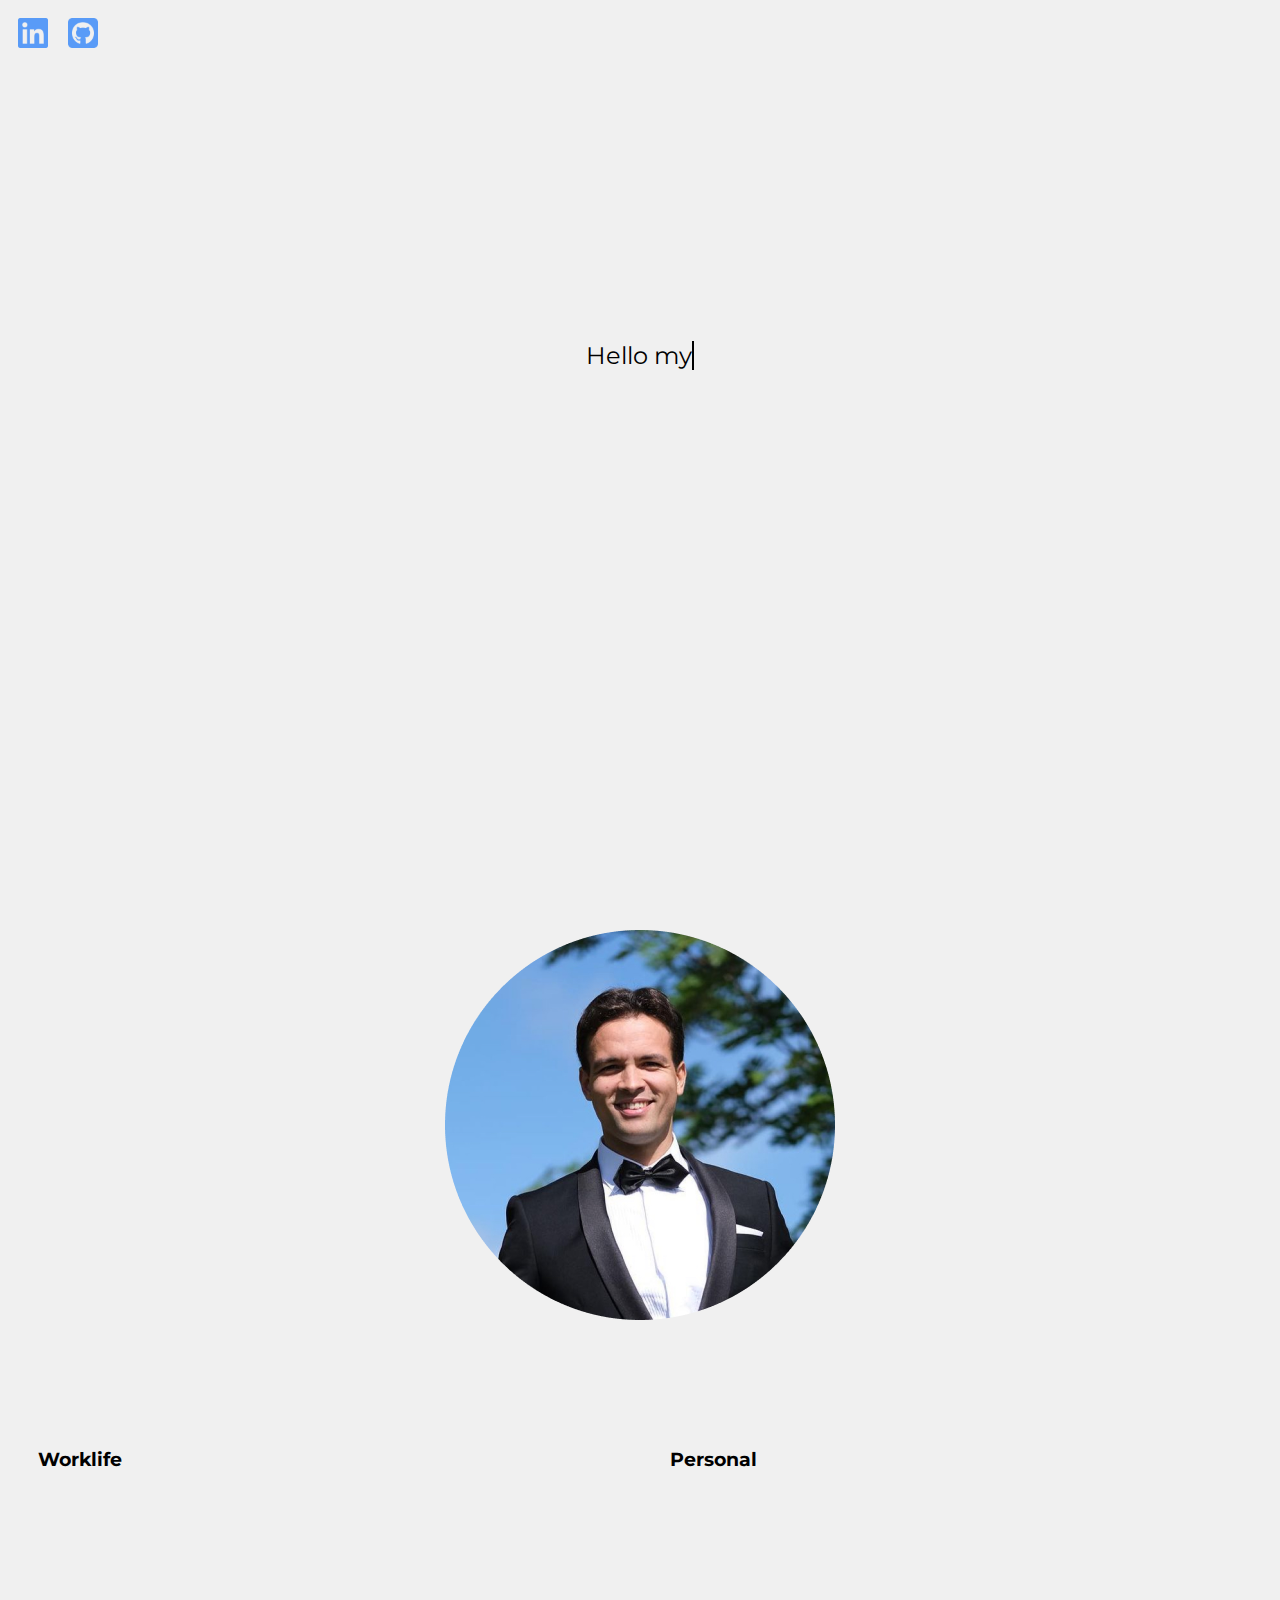
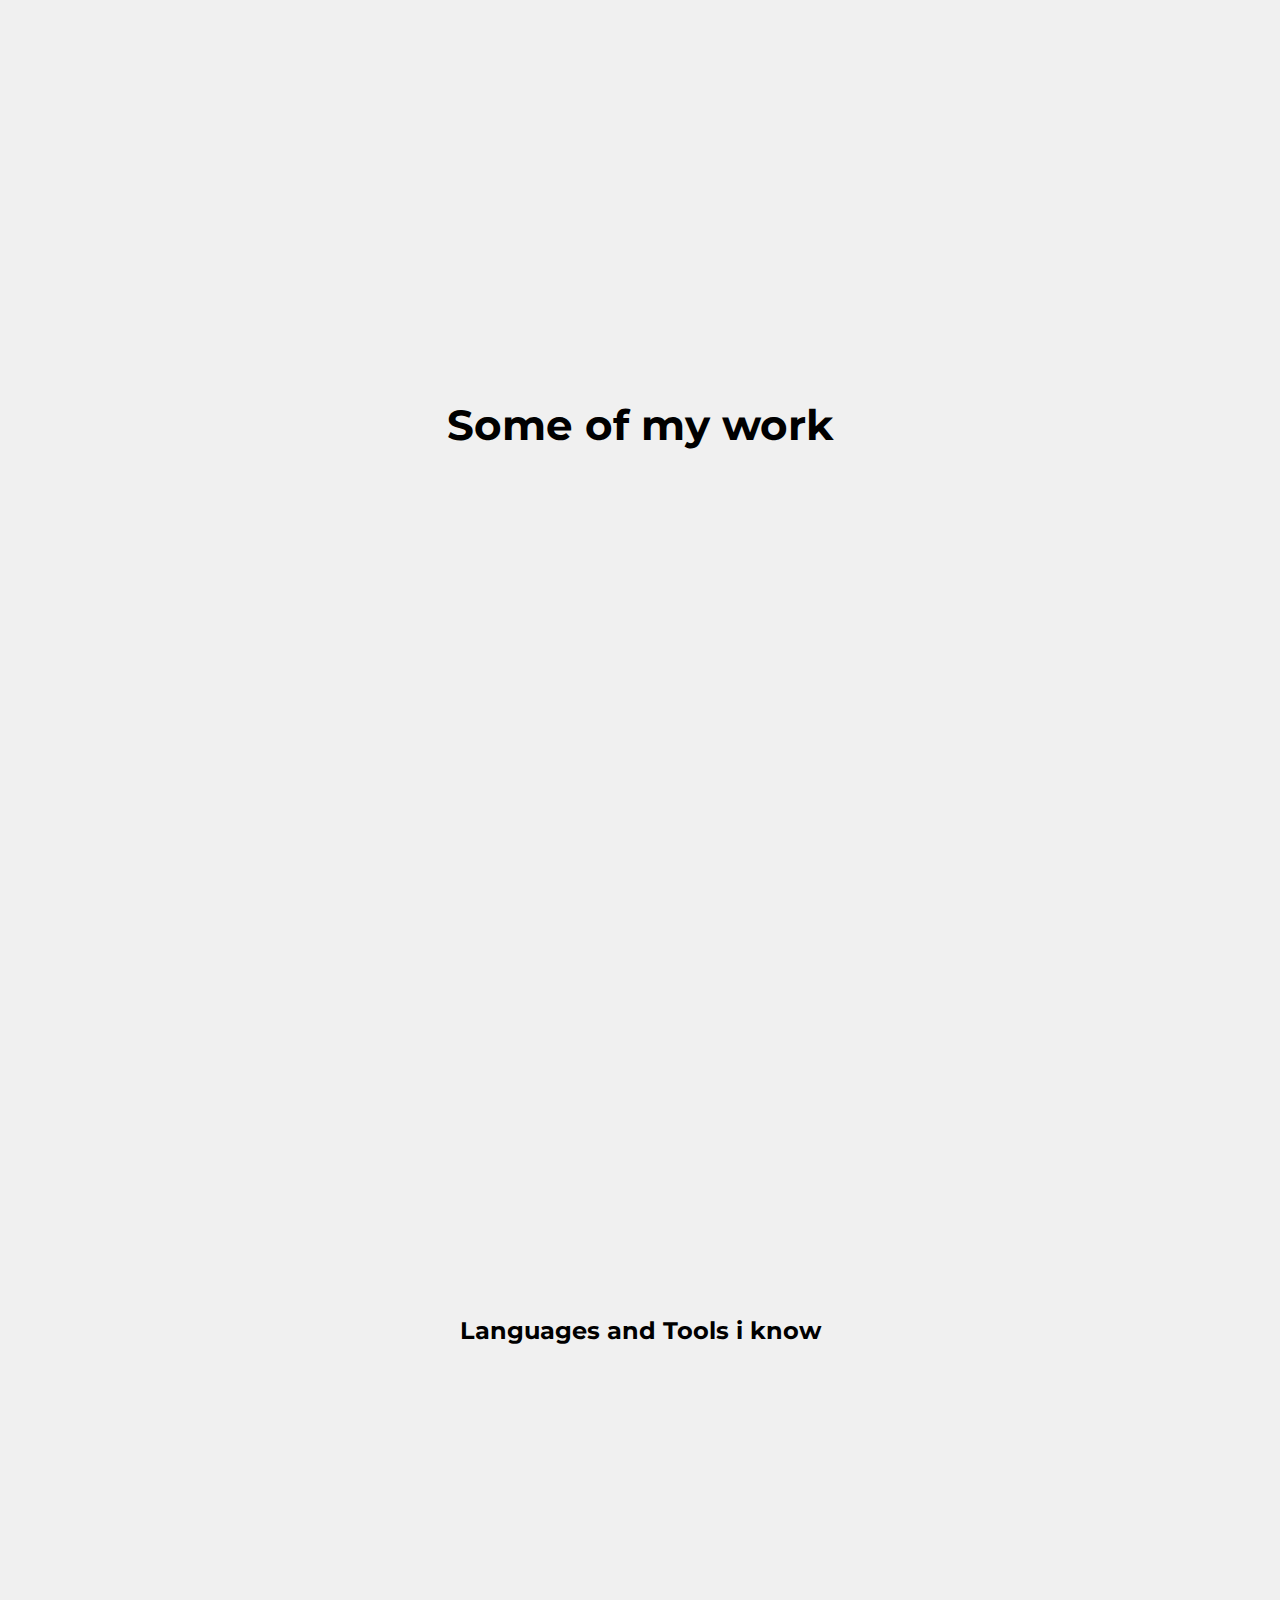
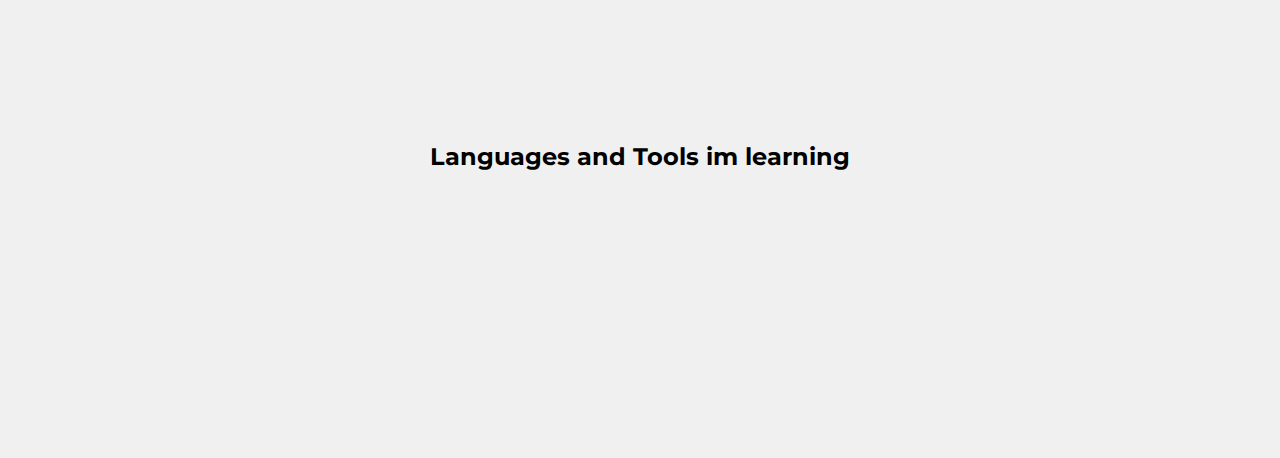
<file: index.html>
<html lang="en">

<head>
    <meta charset="UTF-8">
    <meta name="viewport" content="width=device-width, initial-scale=1.0">
    <title>My Portfolio</title>
    <link rel="stylesheet" href="css/home.css">
    <link rel="preconnect" href="https://fonts.googleapis.com">
    <link rel="preconnect" href="https://fonts.gstatic.com" crossorigin>
    <link
        href="https://fonts.googleapis.com/css2?family=Lato:ital,wght@0,100;0,300;0,400;0,700;0,900;1,100;1,300;1,400;1,700;1,900&family=Montserrat:ital,wght@0,100..900;1,100..900&family=Playfair+Display:ital,wght@0,400..900;1,400..900&display=swap"
        rel="stylesheet">
    <script src="js/home.js" defer></script>
</head>

<body>
    <nav>
        <div class="contact-section" id="contactSection">
            <div class="contact-container">
                <div class="contact">
                    <a href="https://www.linkedin.com/in/marius-rønning-774877131" target="_blank">
                        <img src="assets/images/linkedin.png" alt="LinkedIn">
                    </a>
                </div>
                <div class="contact">
                    <a href="https://github.com/marroe01284" target="_blank">
                        <img src="assets/images/github.png" alt="GitHub">
                    </a>
                </div>
            </div>
        </div>
    </nav>
    <div class="container">
        <div class="typewriter" id="typewriter"></div>
        <div class="slide-in" id="name">Marius Rønning</div>
        <div class="slide-in" id="lorem">Im a junior developer on a journey to learn and hone my skills until I
            eventually become a senior developer. </div>
    </div>
    <div class="about-container" id="aboutMe">
        <h2>About me</h2>
        <div class="image-about">
            <img src="assets/images/Ellipse 1.png" alt="a profile picture of the creator of the portfolio">
        </div>
        <div class="about-me">
            <div class="work">
                <h3>Worklife</h3>
                <p>Currently studying Front End Development with a focus on mastering frameworks like React and
                    Tailwind. I'm passionate about expanding my skill set. In my spare time i'm diving into Salesforce,
                    Python, WordPress, AI, and leadership/Scrum Master practices. With over +5 years of experience as a
                    sales leader, I hold multiple certifications in both basic and advanced leadership.</p>
            </div>
            <div class="work">
                <h3>Personal</h3>
                <p>
                    When I'm not working, I love staying active and enjoying the great outdoors. You'll often find me
                    fishing or hunting, always on the lookout for my next adventure. I also love running and hitting the
                    gym to stay fit. I'm a big fan of gaming and I love getting lost in new games. Music is a huge part
                    of my life too – whether I'm working out, relaxing, or just hanging out, there's always a soundtrack
                    playing in the background. These hobbies keep me happy and energized, and they help me stay
                    motivated in everything I do.</p>
            </div>
        </div>
    </div>
    <h2 class="card-title">Some of my work</h2>
    <div class="cards-section" id="cardsSection">
        <div class="cards-container">
            <div class="card" data-url="theblog.html">
                <img src="assets/images/the-blog.png" alt="Image 1">
                <div class="card-content">
                    <h3>THE BLOG</h3>
                    <p>Welcome to The Blog project <br> This project contains the front-end user interface for an
                        existing API blogging application. The application is designed to be responsive and dynamic,
                        allowing users to view blog posts. This project includes admin pages for registering, logging
                        in, and managing blog posts.</p>
                </div>
            </div>
            <div class="card" data-url="squareeyes.html">
                <img src="assets/images/square-eyes.png" alt="Image 2">
                <div class="card-content">
                    <h3>SQUARE EYES</h3>
                    <p>SQUARE EYES <br> is a movie streaming platform where users can explore, watch, and review a wide
                        variety of films. This project is a part of a coding curriculum, showcasing various JavaScript
                        tasks and assignments that provide an in-depth learning resource.</p>
                </div>
            </div>
            <div class="card" data-url="galaxy.html">
                <img src="assets/images/galaxy-genius.png" alt="Image 3">
                <div class="card-content">
                    <h3>GalaxyGenius Museum</h3>
                    <p>Welcome to the GalaxyGenius Museum Website repository! This project showcases an interactive and
                        educational platform designed for a museum dedicated to all human beeings who wants to explore
                        the wonders of the world.</p>
                </div>
            </div>
        </div>
    </div>
    <div class="languages-section" id="languagesSection">
        <h2 class="title-learning">Languages and Tools i know</h2>
        <div class="languages-container">
            <div class="language">
                <img src="assets/images/logos_html-5.png" alt="HTML">
                <h3>HTML</h3>
            </div>
            <div class="language">
                <img src="assets/images/logos_css-3.png" alt="CSS">
                <h3>CSS</h3>
            </div>
            <div class="language">
                <img src="assets/images/logos_javascript.png" alt="JavaScript">
                <h3>JavaScript</h3>
            </div>
            <div class="language">
                <img src="assets/images/logos_figma.png" alt="Figma">
                <h3>Figma</h3>
            </div>
            <div class="language">
                <img src="assets/images/Power-BI.png" alt="Power BI">
                <h3>PBI</h3>
            </div>
        </div>
        <h2 class="title-learning">Languages and Tools im learning</h2>
        <div class="languages-container">
            <div class="language">
                <img src="assets/images/devicon_react.png" alt="React">
                <h3>React</h3>
            </div>
            <div class="language">
                <img src="assets/images/devicon_tailwindcss.png" alt="Tailwind">
                <h3>Tailwind</h3>
            </div>
            <div class="language">
                <img src="assets/images/logos_salesforce.png" alt="Salesforce">
                <h3>Salesforce</h3>
            </div>
            <div class="language">
                <img src="assets/images/logos_python.png" alt="Phyton">
                <h3>Phyton</h3>
            </div>
        </div>
    </div>
</body>

</html>
</file>
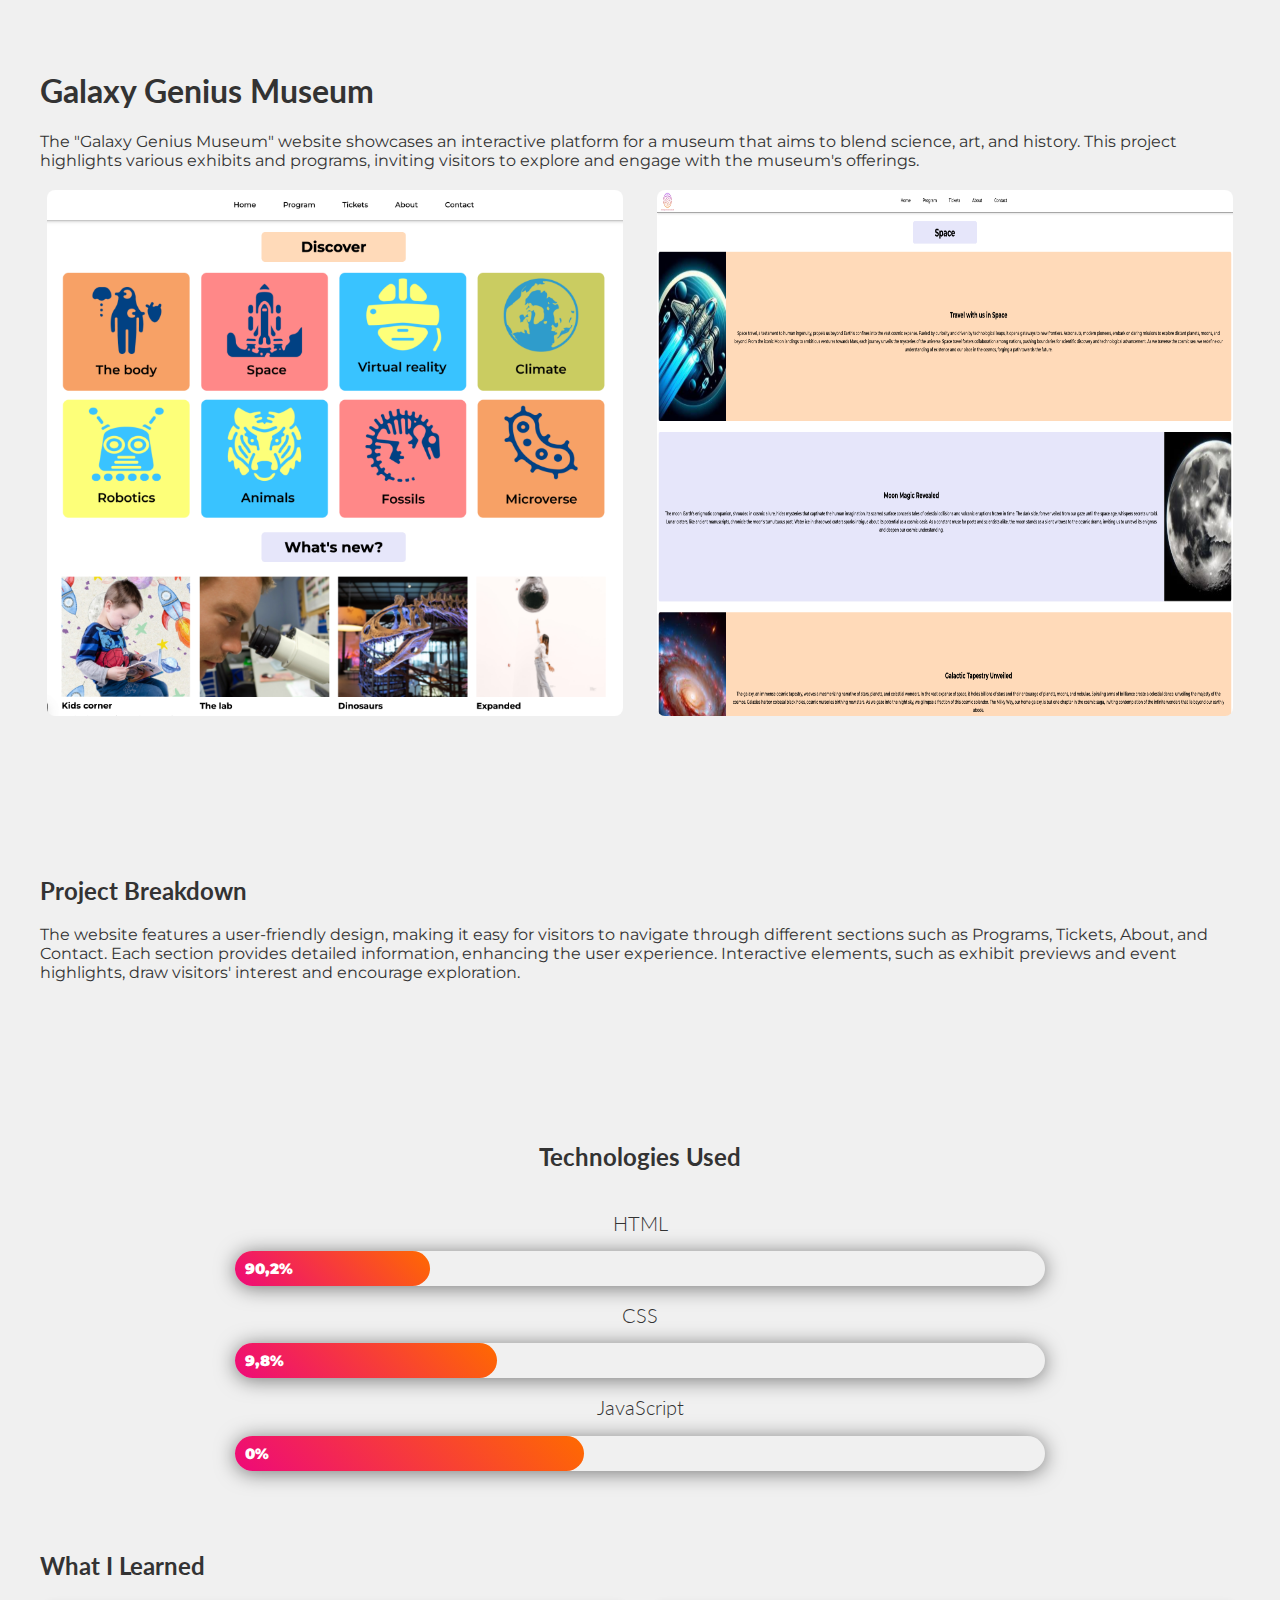
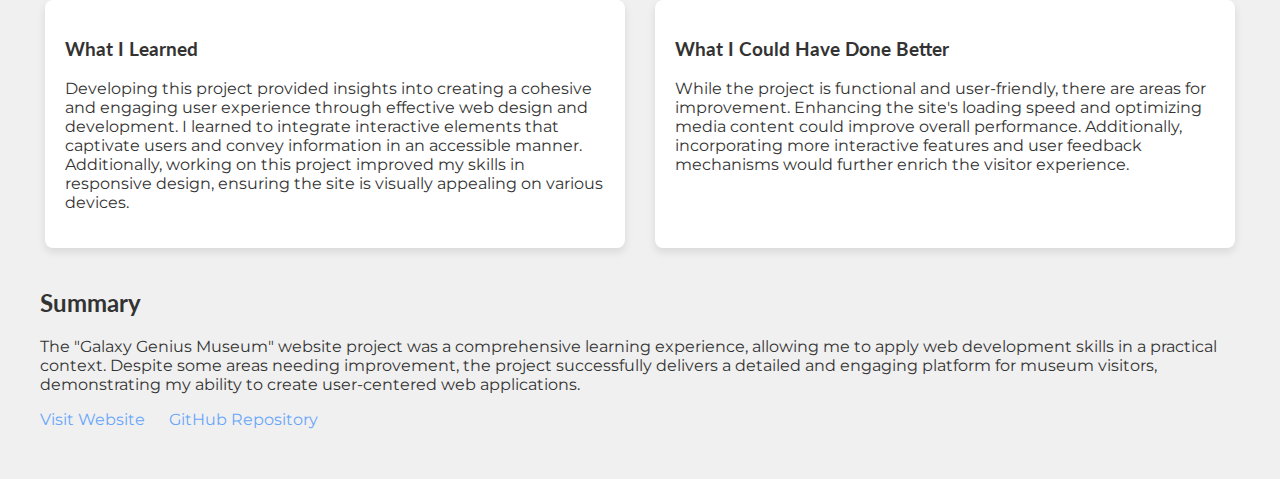
<file: galaxy.html>
<html lang="en">

<head>
    <meta charset="UTF-8">
    <meta name="viewport" content="width=device-width, initial-scale=1.0">
    <link rel="stylesheet" href="css/theblog.css">
    <link rel="preconnect" href="https://fonts.googleapis.com">
    <link rel="preconnect" href="https://fonts.gstatic.com" crossorigin>
    <link
        href="https://fonts.googleapis.com/css2?family=Lato:ital,wght@0,100;0,300;0,400;0,700;0,900;1,100;1,300;1,400;1,700;1,900&family=Montserrat:ital,wght@0,100..900;1,100..900&family=Playfair+Display:ital,wght@0,400..900;1,400..900&display=swap"
        rel="stylesheet">
    <script src="js/theblog.js" defer></script>
    <title>Galaxy Genius Museum</title>
</head>

<body>
    <div class="container">
        <h1>Galaxy Genius Museum</h1>
        <p>The "Galaxy Genius Museum" website showcases an interactive platform for a museum that aims to blend science,
            art, and history. This project highlights various exhibits and programs, inviting visitors to explore and
            engage with the museum's offerings.</p>

        <div class="images">
            <img src="assets/images/galaxygen.png" alt="galaxy genius  Image 1">
            <img src="assets/images/galaxymain.png" alt="galaxy genius Image 2">
        </div>

        <h2>Project Breakdown</h2>
        <p>The website features a user-friendly design, making it easy for visitors to navigate through different
            sections such as Programs, Tickets, About, and Contact. Each section provides detailed information,
            enhancing the user experience. Interactive elements, such as exhibit previews and event highlights, draw
            visitors' interest and encourage exploration.</p>

        <h2 class="technologies">Technologies Used</h2>
        <div class="graph">
            <h2>HTML</h2>
            <div class="bar bar1">90,2%</div>
            <h2>CSS</h2>
            <div class="bar bar2">9,8%</div>
            <h2>JavaScript</h2>
            <div class="bar bar3">0%</div>
        </div>

        <h2>What I Learned</h2>
        <div class="text-boxes">
            <div class="text-box">
                <h3>What I Learned</h3>
                <p>Developing this project provided insights into creating a cohesive and engaging user experience
                    through effective web design and development. I learned to integrate interactive elements that
                    captivate users and convey information in an accessible manner. Additionally, working on this
                    project improved my skills in responsive design, ensuring the site is visually appealing on various
                    devices.</p>
            </div>
            <div class="text-box">
                <h3>What I Could Have Done Better</h3>
                <p>While the project is functional and user-friendly, there are areas for improvement. Enhancing the
                    site's loading speed and optimizing media content could improve overall performance. Additionally,
                    incorporating more interactive features and user feedback mechanisms would further enrich the
                    visitor experience.</p>
            </div>
        </div>

        <div class="summary">
            <h2>Summary</h2>
            <p>The "Galaxy Genius Museum" website project was a comprehensive learning experience, allowing me to apply
                web development skills in a practical context. Despite some areas needing improvement, the project
                successfully delivers a detailed and engaging platform for museum visitors, demonstrating my ability to
                create user-centered web applications.</p>
            <div class="links">
                <a href="https://gleeful-daffodil-25334b.netlify.app/" target="_blank">Visit Website</a>
                <a href="https://github.com/marroe01284/Semester-Project-Q4.git" target="_blank">GitHub Repository</a>
            </div>
        </div>
    </div>
</body>

</html>
</file>
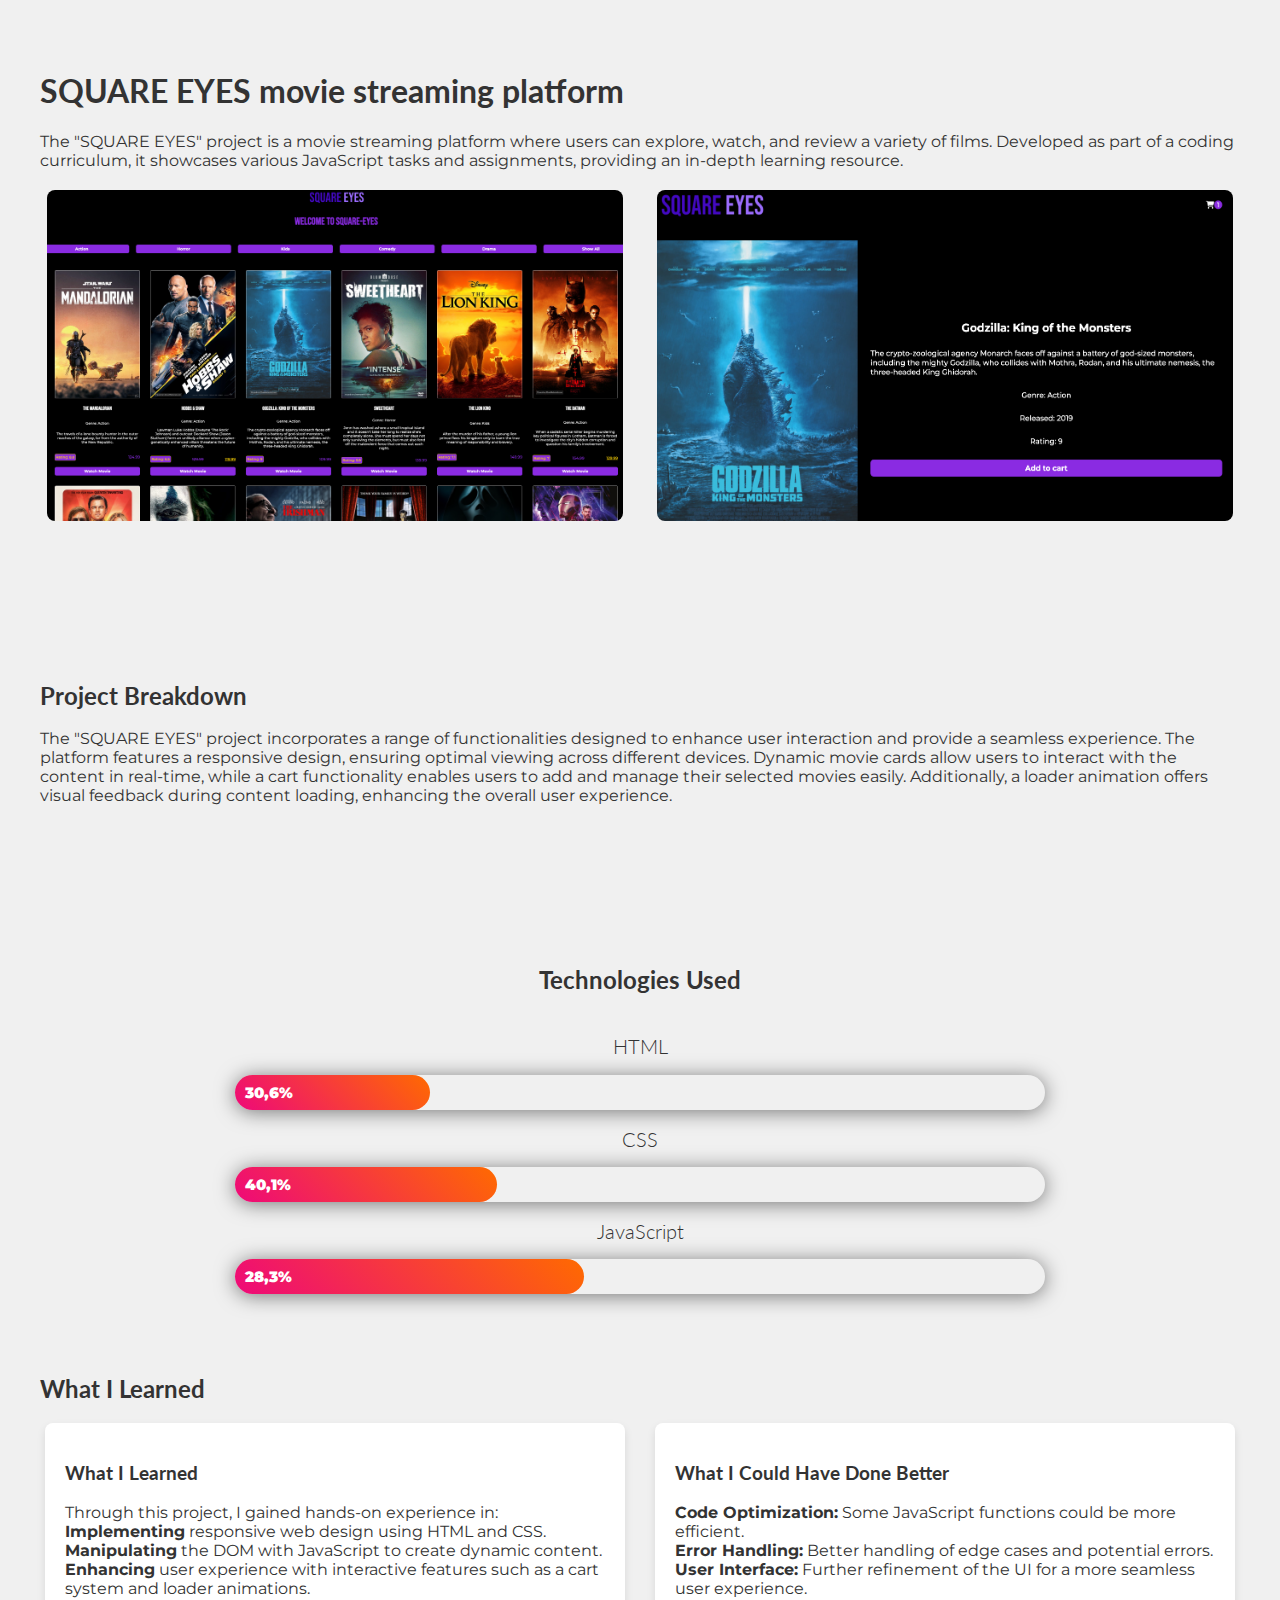
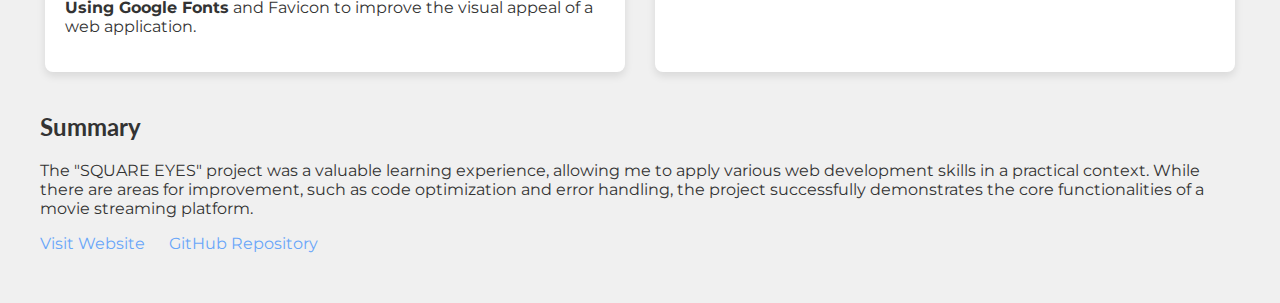
<file: squareeyes.html>
<html lang="en">

<head>
    <meta charset="UTF-8">
    <meta name="viewport" content="width=device-width, initial-scale=1.0">
    <link rel="stylesheet" href="css/theblog.css">
    <link rel="preconnect" href="https://fonts.googleapis.com">
    <link rel="preconnect" href="https://fonts.gstatic.com" crossorigin>
    <link
        href="https://fonts.googleapis.com/css2?family=Lato:ital,wght@0,100;0,300;0,400;0,700;0,900;1,100;1,300;1,400;1,700;1,900&family=Montserrat:ital,wght@0,100..900;1,100..900&family=Playfair+Display:ital,wght@0,400..900;1,400..900&display=swap"
        rel="stylesheet">
    <script src="js/theblog.js" defer></script>
    <title>SQUARE EYES</title>
</head>

<body>
    <div class="container">
        <h1>SQUARE EYES movie streaming platform</h1>
        <p>The "SQUARE EYES" project is a movie streaming platform where users can explore, watch, and review a variety
            of films. Developed as part of a coding curriculum, it showcases various JavaScript tasks and assignments,
            providing an in-depth learning resource.</p>

        <div class="images">
            <img src="assets/squareeyescon.png" alt="square-eyes Image 1">
            <img src="assets/squareeyseprod.png" alt="square-eyes 2">
        </div>

        <h2>Project Breakdown</h2>
        <p>The "SQUARE EYES" project incorporates a range of functionalities designed to enhance user interaction and
            provide a seamless experience. The platform features a responsive design, ensuring optimal viewing across
            different devices. Dynamic movie cards allow users to interact with the content in real-time, while a cart
            functionality enables users to add and manage their selected movies easily. Additionally, a loader animation
            offers visual feedback during content loading, enhancing the overall user experience.</p>

        <h2 class="technologies">Technologies Used</h2>
        <div class="graph">
            <h2>HTML</h2>
            <div class="bar bar1">30,6%</div>
            <h2>CSS</h2>
            <div class="bar bar2">40,1%</div>
            <h2>JavaScript</h2>
            <div class="bar bar3">28,3%</div>
        </div>

        <h2>What I Learned</h2>
        <div class="text-boxes">
            <div class="text-box">
                <h3>What I Learned</h3>
                <p>Through this project, I gained hands-on experience in: <br>
                    <strong>Implementing</strong> responsive web design using HTML and CSS. <br>
                    <strong> Manipulating</strong> the DOM with JavaScript to create dynamic content. <br>
                    <strong>Enhancing</strong> user experience with interactive features such as a cart system and
                    loader animations. <br>
                    <strong>Using Google Fonts</strong> and Favicon to improve the visual appeal of a web application.
                </p>
            </div>
            <div class="text-box">
                <h3>What I Could Have Done Better</h3>
                <p>
                    <strong>Code Optimization:</strong> Some JavaScript functions could be more efficient. <br>
                    <strong>Error Handling:</strong> Better handling of edge cases and potential errors. <br>
                    <strong>User Interface:</strong> Further refinement of the UI for a more seamless user experience.
                </p>
            </div>
        </div>

        <div class="summary">
            <h2>Summary</h2>
            <p>The "SQUARE EYES" project was a valuable learning experience, allowing me to apply various web
                development skills in a practical context. While there are areas for improvement, such as code
                optimization and error handling, the project successfully demonstrates the core functionalities of a
                movie streaming platform.</p>
            <div class="links">
                <a href="https://squareeyesmovies.netlify.app" target="_blank">Visit Website</a>
                <a href="https://github.com/marroe01284/CA-task-JS.git" target="_blank">GitHub Repository</a>
            </div>
        </div>
    </div>
</body>

</html>
</file>
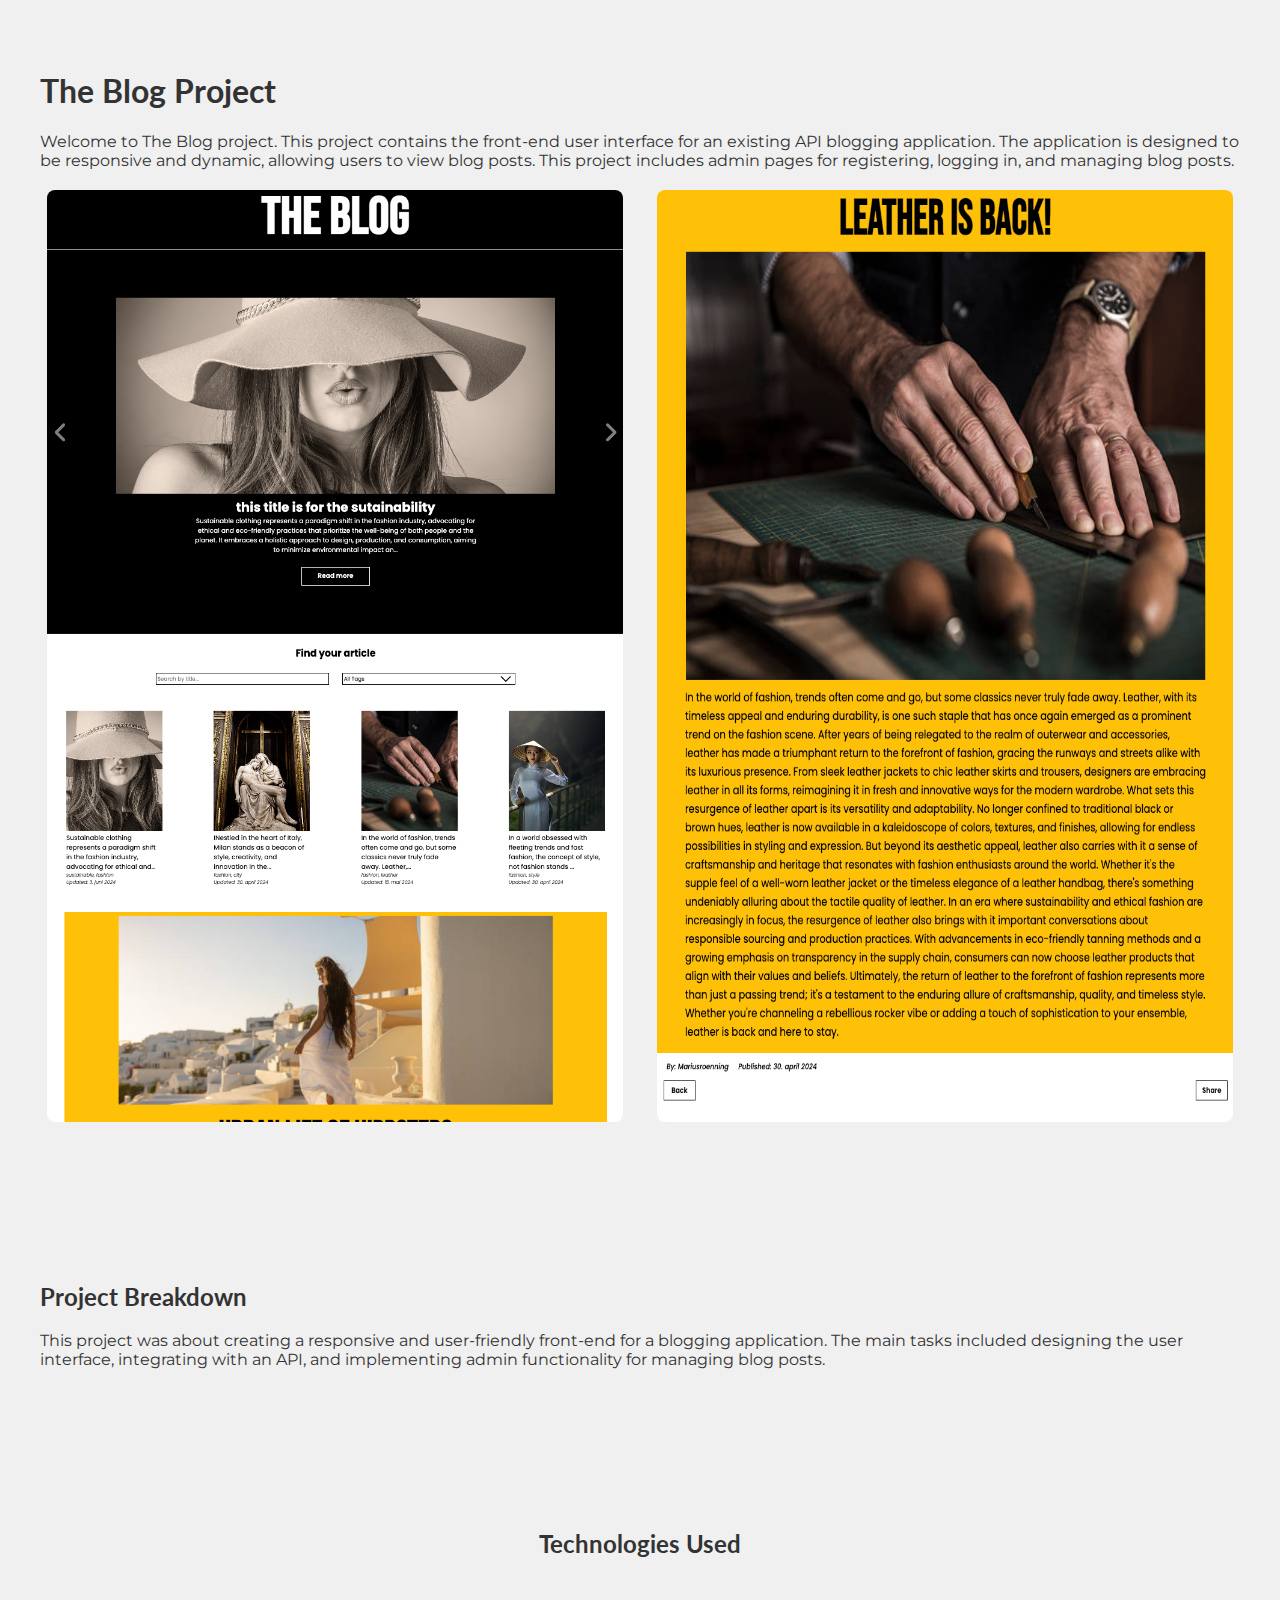
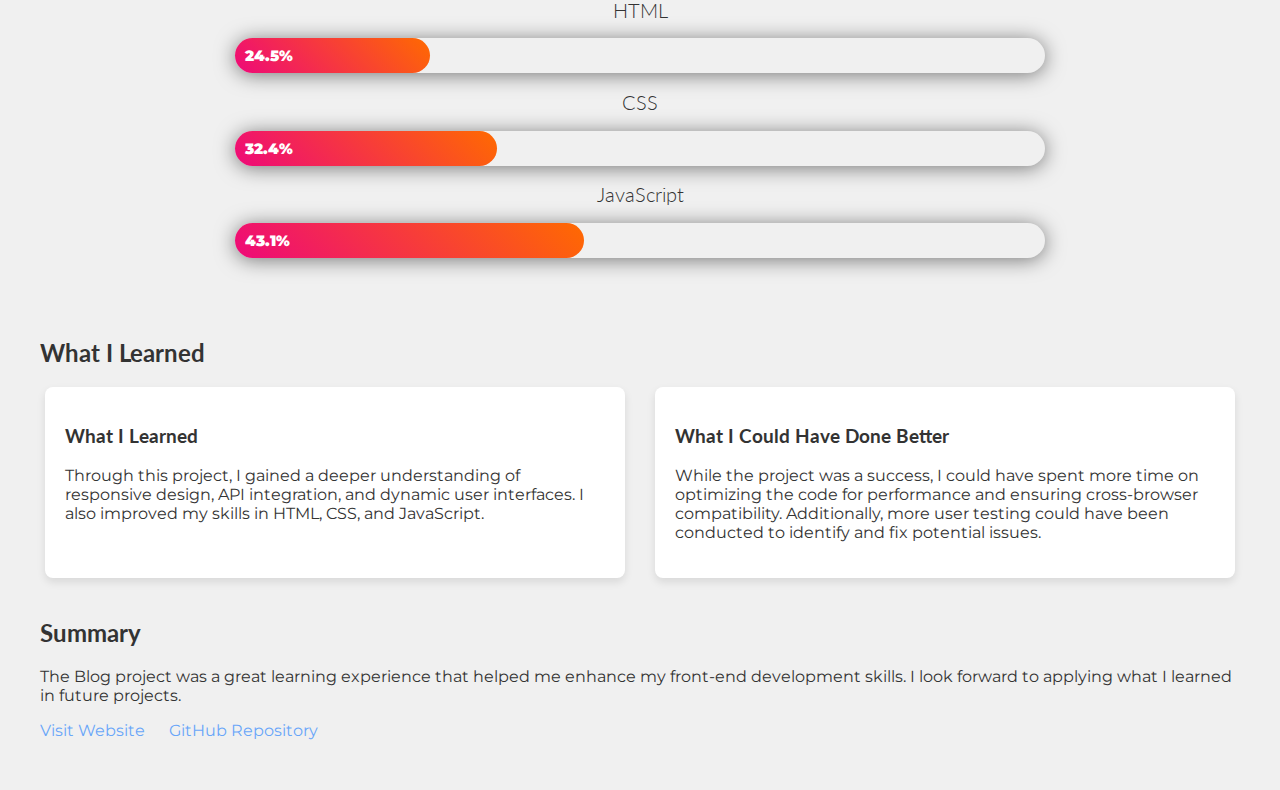
<file: theblog.html>
<html lang="en">

<head>
    <meta charset="UTF-8">
    <meta name="viewport" content="width=device-width, initial-scale=1.0">
    <link rel="stylesheet" href="css/theblog.css">
    <link rel="preconnect" href="https://fonts.googleapis.com">
    <link rel="preconnect" href="https://fonts.gstatic.com" crossorigin>
    <link
        href="https://fonts.googleapis.com/css2?family=Lato:ital,wght@0,100;0,300;0,400;0,700;0,900;1,100;1,300;1,400;1,700;1,900&family=Montserrat:ital,wght@0,100..900;1,100..900&family=Playfair+Display:ital,wght@0,400..900;1,400..900&display=swap"
        rel="stylesheet">
    <script src="js/theblog.js" defer></script>
    <title>THE BLOG</title>
</head>

<body>
    <div class="container">
        <h1>The Blog Project</h1>
        <p>Welcome to The Blog project. This project contains the front-end user interface for an existing API blogging
            application. The application is designed to be responsive and dynamic, allowing users to view blog posts.
            This project includes admin pages for registering, logging in, and managing blog posts.</p>

        <div class="images">
            <img src="assets/images/theblogmain.png" alt="Blog Image 1">
            <img src="assets/images/theblogart.png" alt="Blog Image 2">
        </div>

        <h2>Project Breakdown</h2>
        <p>This project was about creating a responsive and user-friendly front-end for a blogging application. The main
            tasks included designing the user interface, integrating with an API, and implementing admin functionality
            for managing blog posts.</p>

        <h2 class="technologies">Technologies Used</h2>
        <div class="graph">
            <h2>HTML</h2>
            <div class="bar bar1">24.5%</div>
            <h2>CSS</h2>
            <div class="bar bar2">32.4%</div>
            <h2>JavaScript</h2>
            <div class="bar bar3">43.1%</div>
        </div>

        <h2>What I Learned</h2>
        <div class="text-boxes">
            <div class="text-box">
                <h3>What I Learned</h3>
                <p>Through this project, I gained a deeper understanding of responsive design, API integration, and
                    dynamic user interfaces. I also improved my skills in HTML, CSS, and JavaScript.</p>
            </div>
            <div class="text-box">
                <h3>What I Could Have Done Better</h3>
                <p>While the project was a success, I could have spent more time on optimizing the code for performance
                    and ensuring cross-browser compatibility. Additionally, more user testing could have been conducted
                    to identify and fix potential issues.</p>
            </div>
        </div>

        <div class="summary">
            <h2>Summary</h2>
            <p>The Blog project was a great learning experience that helped me enhance my front-end development skills.
                I look forward to applying what I learned in future projects.</p>
            <div class="links">
                <a href="https://taupe-kataifi-bbb0b1.netlify.app/index.html" target="_blank">Visit Website</a>
                <a href="https://github.com/marroe01284/The-Blog.git" target="_blank">GitHub Repository</a>
            </div>
        </div>
    </div>
</body>

</html>
</file>
<file: css/home.css>
body {
    font-family: 'Montserrat', sans-serif;
    height: 100vh;
    background-color: #f0f0f0;
}

h1 {
    font-family: 'Playfair Display', serif;
}

p {
    font-family: 'Lato', sans-serif;
}

.back-button {
    position: absolute;
    top: 10px;
    left: 10px;
    padding: 10px 20px;
    font-size: 16px;
    cursor: pointer;
    background-color: #f0f0f0;
    border: none;
    border-radius: 5px;
}

.back-button:hover {
    background-color: #e0e0e0;
}

.container {
    text-align: center;
    display: flex;
    justify-content: center;
    align-items: center;
    flex-direction: column;
    height: 750px;
}

.typewriter {
    font-size: 24px;
    border-right: 2px solid black;
    white-space: nowrap;
    overflow: hidden;
}

.slide-in {
    font-size: 32px;
    margin-top: 20px;
    opacity: 0;
    transform: translateY(20px);
    transition: opacity 1s ease-out, transform 1s ease-out;
}

#name {
    font-size: 48px;
    color: #69a6f9;
}

#lorem {
    font-size: 24px;
    color: #5B5B5B;
}

.slide-in.visible {
    opacity: 1;
    transform: translateY(0);
}
.work{
    padding: 40px;
}
.about-container {
    border-radius: 8px;
    background-color: #f0f0f0;
    /* Initial background color same as body */
    transition: background-color 3s ease;
    height: fit-content;
}

.about-container h2 {
    text-align: center;
    font-size: 42px;
    font-weight: 800;
    color: #f0f0f0;
}

.image-about {
    display: flex;
    justify-content: center;
    align-items: center;
    margin-bottom: 5rem;
}

.image-about img {
    width: 80%;
}

.about-me {
    display: flex;
    width: 100%;
    text-align: center;
    flex-direction: column;
    justify-content: center;
    align-items: center;
}

.about-container.visible {
    background-color: #69a6f9;
    /* New background color for About Me section */
    width: fit-content;
}

.about-me p {
    font-size: 24px;
    opacity: 0;
    transform: translateY(-40px);
    animation: fadeIn 3s forwards 0.5s;
}

.about-me h2 {
    font-size: 48px;
    opacity: 0;
    transform: translateY(-40px);
    animation: fadeIn 3s forwards 0.5s;
}

.about-me.visible p {
    opacity: 1;
}

@keyframes fadeIn {
    to {
        opacity: 1;
        transform: translateY(0);
    }
}

.card-title {
    text-align: center;
    font-size: 42px;
    margin-top: 10rem;
}

.cards-section {
    background-color: #f0f0f0;
    /* Same as body background color */
    padding: 50px 20px;
    text-align: center;
}

.cards-container {
    display: flex;
    justify-content: space-around;
    flex-wrap: wrap;
}

.card {
    background-color: white;
    border-radius: 8px;
    box-shadow: 0 4px 8px rgba(0, 0, 0, 0.1);
    width: 300px;
    margin: 20px;
    opacity: 0;
    transform: translateX(-100px);
    transition: opacity 2s ease, transform 3s ease;
    cursor: pointer;
}

.card:hover {
    transform: translateY(-10px) scale(1.05);
    box-shadow: 0 8px 16px rgba(0, 0, 0, 0.2);
}

.card img {
    width: 100%;
    border-top-left-radius: 8px;
    border-top-right-radius: 8px;

}

.card-content {
    padding: 20px;
}

.card.visible {
    opacity: 1;
    transform: translateX(0);
}

.languages-section {
    background-color: #f0f0f0;
    /* Same as body background color */
    padding: 50px 20px;
    text-align: center;
}

.languages-container {
    display: flex;
    justify-content: space-around;
    flex-wrap: wrap;
}

.language {
    margin: 20px;
    text-align: center;
    opacity: 0;
    transform: translateY(20px);
    transition: opacity 1s ease-out, transform 1s ease-out;
}

.language.visible {
    opacity: 1;
    transform: translateY(0);
}

.language img {
    width: 100px;
    height: 100px;
}

.language h3 {
    margin: 10px 0 0 0;
}

.title-learning {
    margin-top: 10rem;
    margin-bottom: 4rem;
}

.contact-section {
    text-align: center;
    border-radius: 8px;
}

.contact-container {
    display: flex;
    align-items: center;
    flex-wrap: wrap;
}

.contact {
    margin: 10px;
    text-align: center;
    opacity: 0;
    transform: translateY(20px);
    transition: opacity 1s ease-out, transform 1s ease-out;
}

.contact.visible {
    opacity: 1;
    transform: translateY(0);
    color: #5B5B5B;

}

.contact img {
    width: 30px;
    height: 30px;
}

@media (min-width: 690px) {
    .about-me {
        flex-direction: row;
        text-align: start;
        align-items: normal;
    }

    .work {
        padding: 30px;
        width: 50%;
    }

    .image-about img {
        width: fit-content;
    }

}
</file>
<file: css/theblog.css>
body {
    font-family: 'Montserrat', sans-serif;
    margin: 0;
    padding: 0;
    background-color: #f0f0f0;
    color: #333;
}

.container {
    padding: 50px 20px;
    max-width: 1200px;
    margin: auto;

}

h1,
h2,
h3 {
    font-family: 'Lato', sans-serif;
}

.images {
    display: flex;
    gap: 20px;
    justify-content: space-around;
    margin: 20px 0;
    margin-bottom: 10rem;
}

.images img {
    width: 48%;
    border-radius: 8px;
}

.technologies {
    text-align: center;
    margin-top: 10rem;
}

.graph {
    margin: 40px 0;
    height: 300px;
    position: relative;
}

.graph h2 {
    text-align: center;
    color: #333;
    font-weight: 300;
    font-size: 20px;
}

.bar {
    height: 35px;
    max-width: 800px;
    margin: 0 auto 10px auto;
    line-height: 35px;
    font-size: 15px;
    color: white;
    padding: 0 0 0 10px;
    position: relative;
    border-radius: 50px;
    z-index: -2;
    font-weight: 900;
    box-shadow: 0 2px 20px rgba(0, 0, 0, 0.5);
}

.bar::after {
    content: '';
    background: linear-gradient(45deg, #ee0979, #ff6a00);
    height: 35px;
    transition: .7s;
    display: block;
    width: 100%;
    animation: animate 1 4s;
    position: absolute;
    top: 0;
    left: 0;
    z-index: -1;
    border-radius: 50px;

}

.bar1::after {
    max-width: 24.1%;
}

.bar2::after {
    max-width: 32.4%;
}

.bar3::after {
    max-width: 43.1%;
}

@keyframes animate {
    0% {
        width: 0;
    }

    100% {
        width: 100%;
    }
}

.text-boxes {
    display: flex;
    gap: 20px;
    justify-content: space-around;
    margin: 20px 0;
}

.text-box {
    background-color: #fff;
    padding: 20px;
    border-radius: 8px;
    box-shadow: 0 4px 8px rgba(0, 0, 0, 0.1);
    width: 45%;
}

.summary {
    margin-top: 40px;
}

.links a {
    color: #69a6f9;
    text-decoration: none;
    margin-right: 20px;
}

.links a:hover {
    text-decoration: underline;
}
</file>
